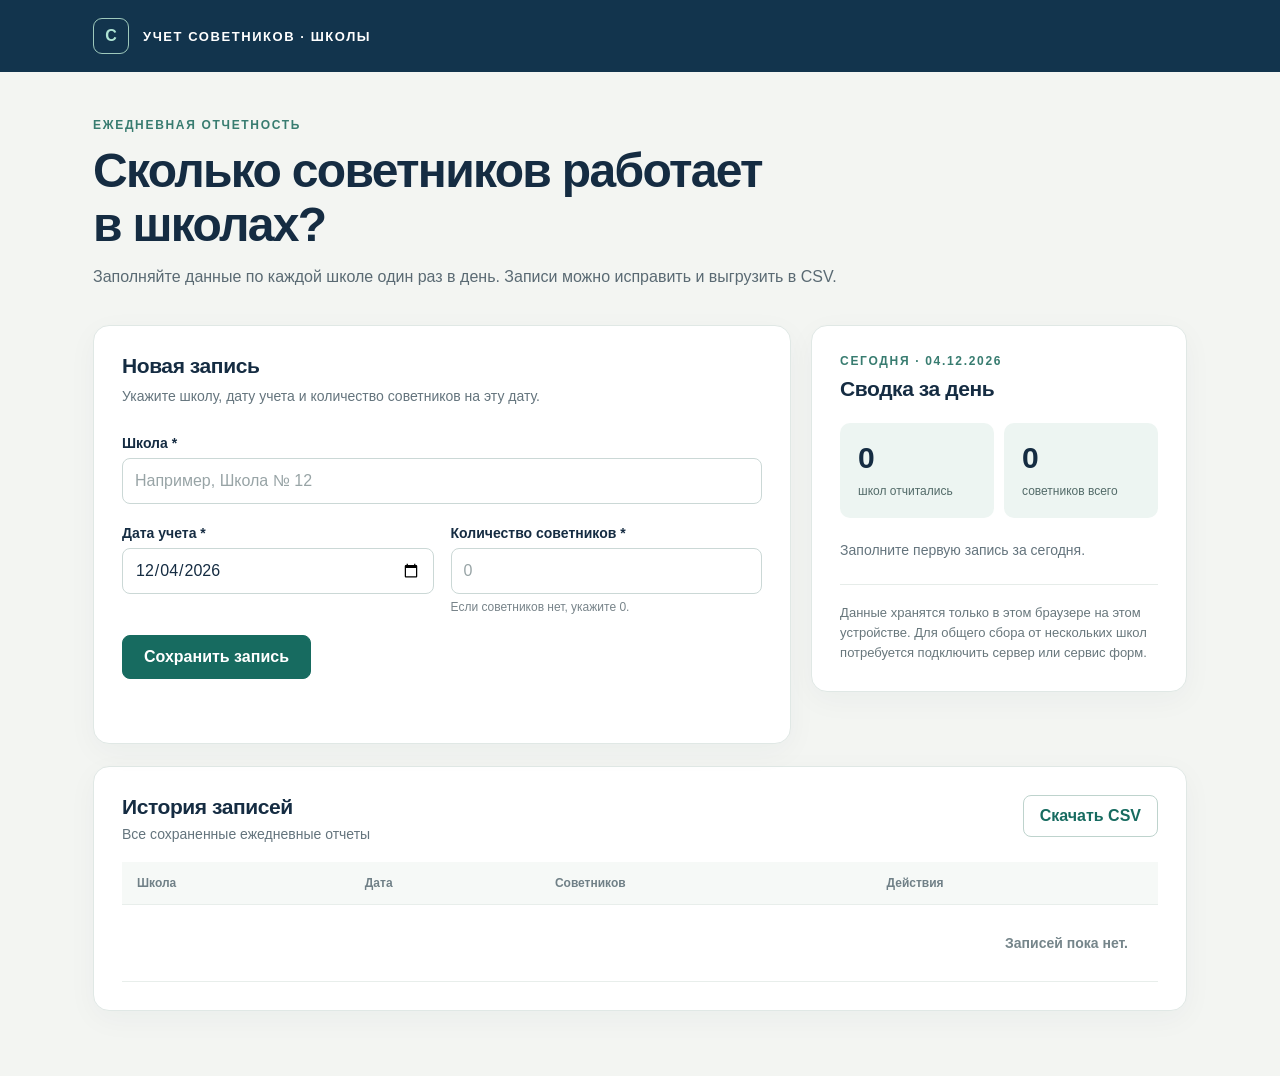
<file: index.html>
<!doctype html>
<html lang="ru">
<head>
  <meta charset="utf-8">
  <meta name="viewport" content="width=device-width, initial-scale=1">
  <title>Ежедневный учет советников в школах</title>
  <style>
    :root { font-family: "Segoe UI", Arial, sans-serif; color: #152c42; background: #f3f5f2; }
    * { box-sizing: border-box; }
    body { margin: 0; }
    button, input { font: inherit; }
    button { cursor: pointer; }
    .topbar { background: #12344d; color: #fff; }
    .topbar-inner { max-width: 1150px; margin: auto; padding: 18px 28px; display: flex; align-items: center; gap: 14px; }
    .mark { width: 36px; height: 36px; display: grid; place-items: center; border: 1px solid #9ec9bc; border-radius: 9px; color: #aee3d3; font-weight: 800; }
    .topbar span { font-size: 13px; letter-spacing: .12em; text-transform: uppercase; font-weight: 700; }
    main { max-width: 1150px; margin: auto; padding: 46px 28px 65px; }
    .eyebrow { color: #387c70; text-transform: uppercase; letter-spacing: .14em; font-size: 12px; font-weight: 800; }
    h1 { max-width: 700px; margin: 12px 0 12px; font-size: clamp(32px, 4vw, 48px); line-height: 1.12; letter-spacing: -.035em; }
    .lead { color: #5a6a73; margin: 0 0 36px; line-height: 1.6; }
    .layout { display: grid; grid-template-columns: minmax(0, 1.3fr) minmax(290px, .7fr); gap: 20px; align-items: start; }
    .card { background: #fff; border: 1px solid #e0e8e5; border-radius: 16px; box-shadow: 0 8px 30px rgba(21, 44, 66, .04); padding: 28px; }
    h2 { margin: 0 0 8px; font-size: 21px; letter-spacing: -.02em; }
    .sub { color: #64747d; margin: 0 0 27px; font-size: 14px; line-height: 1.55; }
    label { display: block; margin: 0 0 7px; font-weight: 650; font-size: 14px; }
    .field { margin-bottom: 21px; }
    input { width: 100%; min-height: 46px; border: 1px solid #cbd8d6; border-radius: 8px; padding: 10px 12px; background: #fff; color: #152c42; outline-color: #387c70; }
    input::placeholder { color: #98a4a6; }
    .row { display: grid; grid-template-columns: 1fr 1fr; gap: 17px; }
    .hint { color: #78848a; font-size: 12px; margin: 6px 0 0; }
    .actions { display: flex; gap: 12px; flex-wrap: wrap; align-items: center; }
    .primary { background: #176b60; color: #fff; border: 1px solid #176b60; border-radius: 8px; padding: 12px 21px; font-weight: 700; }
    .primary:hover { background: #10574e; }
    .secondary { background: #fff; color: #176b60; border: 1px solid #bed3cd; border-radius: 8px; padding: 11px 16px; font-weight: 650; }
    .secondary:hover { background: #eef6f3; }
    .message { margin: 16px 0 0; font-size: 14px; color: #176b60; min-height: 20px; }
    .message.error { color: #ad453b; }
    .stats { display: grid; grid-template-columns: 1fr 1fr; gap: 10px; margin: 22px 0; }
    .stat { padding: 18px; border-radius: 10px; background: #edf5f2; }
    .stat strong { display: block; font-size: 30px; line-height: 1.1; margin-bottom: 7px; }
    .stat span { color: #536b69; font-size: 12px; line-height: 1.4; }
    .note { border-top: 1px solid #e6ece9; padding-top: 18px; color: #68777c; font-size: 13px; line-height: 1.55; margin: 22px 0 0; }
    .history { margin-top: 22px; }
    .history-head { display: flex; justify-content: space-between; gap: 16px; align-items: start; flex-wrap: wrap; margin-bottom: 17px; }
    .history-head h2 { margin: 0; }
    .history-head .sub { margin: 5px 0 0; }
    .table-wrap { overflow-x: auto; }
    table { width: 100%; border-collapse: collapse; text-align: left; font-size: 14px; }
    th { color: #708087; font-size: 12px; font-weight: 700; white-space: nowrap; background: #f6f9f7; }
    th, td { padding: 14px 15px; border-bottom: 1px solid #e8eeeb; }
    td { vertical-align: middle; }
    td:first-child { font-weight: 650; }
    td:last-child { white-space: nowrap; text-align: right; }
    .link { border: 0; background: transparent; padding: 5px; color: #176b60; font-size: 13px; font-weight: 650; }
    .link.danger { color: #ad453b; }
    .empty { text-align: center; color: #75858a; padding: 30px; }
    @media (max-width: 760px) { main { padding: 32px 16px 45px; } .topbar-inner { padding: 15px 16px; } .layout { grid-template-columns: 1fr; } .card { padding: 22px; } }
    @media (max-width: 440px) { .row { grid-template-columns: 1fr; gap: 0; } .history { padding: 20px 12px; } th, td { padding: 12px 9px; } }
  </style>
</head>
<body>
  <header class="topbar"><div class="topbar-inner"><div class="mark" aria-hidden="true">С</div><span>Учет советников · Школы</span></div></header>
  <main>
    <div class="eyebrow">Ежедневная отчетность</div>
    <h1>Сколько советников работает в школах?</h1>
    <p class="lead">Заполняйте данные по каждой школе один раз в день. Записи можно исправить и выгрузить в CSV.</p>

    <div class="layout">
      <section class="card" aria-labelledby="form-title">
        <h2 id="form-title">Новая запись</h2>
        <p class="sub">Укажите школу, дату учета и количество советников на эту дату.</p>
        <form id="report-form">
          <div class="field"><label for="school">Школа *</label><input id="school" name="school" type="text" maxlength="200" placeholder="Например, Школа № 12" autocomplete="organization" required></div>
          <div class="row">
            <div class="field"><label for="date">Дата учета *</label><input id="date" name="date" type="date" required></div>
            <div class="field"><label for="count">Количество советников *</label><input id="count" name="count" type="number" min="0" max="100000" step="1" placeholder="0" required><p class="hint">Если советников нет, укажите 0.</p></div>
          </div>
          <div class="actions"><button class="primary" id="save" type="submit">Сохранить запись</button><button class="secondary" id="cancel" type="button" hidden>Отменить редактирование</button></div>
          <p class="message" id="message" role="status" aria-live="polite"></p>
        </form>
      </section>

      <aside class="card" aria-labelledby="summary-title">
        <div class="eyebrow" id="today-label">Сегодня</div>
        <h2 id="summary-title" style="margin-top: 9px">Сводка за день</h2>
        <div class="stats"><div class="stat"><strong id="school-total">0</strong><span>школ отчитались</span></div><div class="stat"><strong id="advisor-total">0</strong><span>советников всего</span></div></div>
        <p class="sub" id="summary-hint" style="margin-bottom: 0">Заполните первую запись за сегодня.</p>
        <p class="note">Данные хранятся только в этом браузере на этом устройстве. Для общего сбора от нескольких школ потребуется подключить сервер или сервис форм.</p>
      </aside>
    </div>

    <section class="card history" aria-labelledby="history-title">
      <div class="history-head"><div><h2 id="history-title">История записей</h2><p class="sub">Все сохраненные ежедневные отчеты</p></div><button class="secondary" id="export" type="button" disabled>Скачать CSV</button></div>
      <div class="table-wrap"><table><thead><tr><th scope="col">Школа</th><th scope="col">Дата</th><th scope="col">Советников</th><th scope="col">Действия</th></tr></thead><tbody id="records"><tr><td class="empty" colspan="4">Записей пока нет.</td></tr></tbody></table></div>
    </section>
  </main>
  <script>
    const storageKey = 'school-advisors-daily-v1';
    const form = document.getElementById('report-form');
    const school = document.getElementById('school');
    const date = document.getElementById('date');
    const count = document.getElementById('count');
    const message = document.getElementById('message');
    const tbody = document.getElementById('records');
    const today = localDate(new Date());
    let records = [];
    let editingId = null;

    function localDate(value) {
      return `${value.getFullYear()}-${String(value.getMonth() + 1).padStart(2, '0')}-${String(value.getDate()).padStart(2, '0')}`;
    }

    function identity(record) {
      return `${record.date}|${record.school.trim().replace(/\s+/g, ' ').toLocaleLowerCase('ru-RU')}`;
    }

    function notify(text, error = false) {
      message.textContent = text;
      message.classList.toggle('error', error);
    }

    function resetForm() {
      form.reset();
      date.value = today;
      date.max = localDate(new Date());
      editingId = null;
      document.getElementById('form-title').textContent = 'Новая запись';
      document.getElementById('save').textContent = 'Сохранить запись';
      document.getElementById('cancel').hidden = true;
    }

    function render() {
      const daily = records.filter(record => record.date === localDate(new Date()));
      document.getElementById('today-label').textContent = `Сегодня · ${new Intl.DateTimeFormat('ru-RU').format(new Date())}`;
      document.getElementById('school-total').textContent = daily.length;
      document.getElementById('advisor-total').textContent = daily.reduce((sum, record) => sum + record.count, 0).toLocaleString('ru-RU');
      document.getElementById('summary-hint').textContent = daily.length ? 'Сводка обновляется после сохранения каждой записи.' : 'Заполните первую запись за сегодня.';
      document.getElementById('export').disabled = records.length === 0;
      tbody.replaceChildren();
      if (!records.length) {
        const row = tbody.insertRow();
        const cell = row.insertCell();
        cell.colSpan = 4;
        cell.className = 'empty';
        cell.textContent = 'Записей пока нет.';
        return;
      }
      [...records].sort((a, b) => b.date.localeCompare(a.date) || a.school.localeCompare(b.school, 'ru')).forEach(record => {
        const row = tbody.insertRow();
        row.insertCell().textContent = record.school;
        row.insertCell().textContent = new Intl.DateTimeFormat('ru-RU').format(new Date(`${record.date}T12:00:00`));
        row.insertCell().textContent = record.count;
        const actions = row.insertCell();
        for (const [label, action, className] of [['Изменить', 'edit', 'link'], ['Удалить', 'delete', 'link danger']]) {
          const button = document.createElement('button');
          button.type = 'button';
          button.textContent = label;
          button.className = className;
          button.dataset.action = action;
          button.dataset.id = record.id;
          actions.append(button);
        }
      });
    }

    try {
      const stored = JSON.parse(localStorage.getItem(storageKey) || '[]');
      if (Array.isArray(stored)) records = stored.filter(item => item && typeof item.id === 'string' && typeof item.school === 'string' && /^\d{4}-\d{2}-\d{2}$/.test(item.date) && Number.isSafeInteger(item.count) && item.count >= 0);
    } catch {
      notify('Не удалось прочитать сохраненные записи. Проверьте настройки хранилища браузера.', true);
    }
    resetForm();
    render();

    form.addEventListener('submit', event => {
      event.preventDefault();
      const entry = { id: editingId || `${Date.now()}-${Math.random()}`, school: school.value.trim().replace(/\s+/g, ' '), date: date.value, count: Number(count.value) };
      if (!entry.school || !entry.date || entry.date > localDate(new Date()) || !Number.isSafeInteger(entry.count) || entry.count < 0 || entry.count > 100000) {
        notify('Проверьте школу, дату и количество советников.', true);
        return;
      }
      if (records.some(record => record.id !== editingId && identity(record) === identity(entry))) {
        notify('Запись за эту дату и школу уже есть. Измените ее в истории.', true);
        return;
      }
      const updated = editingId ? records.map(record => record.id === editingId ? entry : record) : [...records, entry];
      try {
        localStorage.setItem(storageKey, JSON.stringify(updated));
      } catch {
        notify('Не удалось сохранить запись. Проверьте доступное место и настройки браузера.', true);
        return;
      }
      records = updated;
      resetForm();
      render();
      notify('Запись сохранена.');
    });

    document.getElementById('cancel').addEventListener('click', () => { resetForm(); notify(''); });

    tbody.addEventListener('click', event => {
      const button = event.target.closest('button[data-action]');
      if (!button) return;
      const record = records.find(item => item.id === button.dataset.id);
      if (!record) return;
      if (button.dataset.action === 'edit') {
        editingId = record.id;
        school.value = record.school;
        date.value = record.date;
        count.value = record.count;
        document.getElementById('form-title').textContent = 'Изменить запись';
        document.getElementById('save').textContent = 'Сохранить изменения';
        document.getElementById('cancel').hidden = false;
        notify('');
        form.scrollIntoView({ behavior: 'smooth', block: 'start' });
        school.focus({ preventScroll: true });
      } else if (confirm(`Удалить запись для «${record.school}» за ${record.date}?`)) {
        const updated = records.filter(item => item.id !== record.id);
        try {
          localStorage.setItem(storageKey, JSON.stringify(updated));
        } catch {
          notify('Не удалось удалить запись из хранилища браузера.', true);
          return;
        }
        records = updated;
        if (editingId === record.id) resetForm();
        render();
        notify('Запись удалена.');
      }
    });

    document.getElementById('export').addEventListener('click', () => {
      const cell = value => `"${String(value).replace(/^[\s]*[=+\-@]/, "'$&").replace(/"/g, '""')}"`;
      const lines = [['Дата', 'Школа', 'Количество советников'], ...[...records].sort((a, b) => a.date.localeCompare(b.date)).map(record => [record.date, record.school, record.count])];
      const blob = new Blob(['\uFEFF', lines.map(row => row.map(cell).join(';')).join('\r\n')], { type: 'text/csv;charset=utf-8' });
      const url = URL.createObjectURL(blob);
      const link = document.createElement('a');
      link.href = url;
      link.download = `sovetniki-${localDate(new Date())}.csv`;
      link.click();
      setTimeout(() => URL.revokeObjectURL(url), 60000);
    });
  </script>
</body>
</html>
</file>
